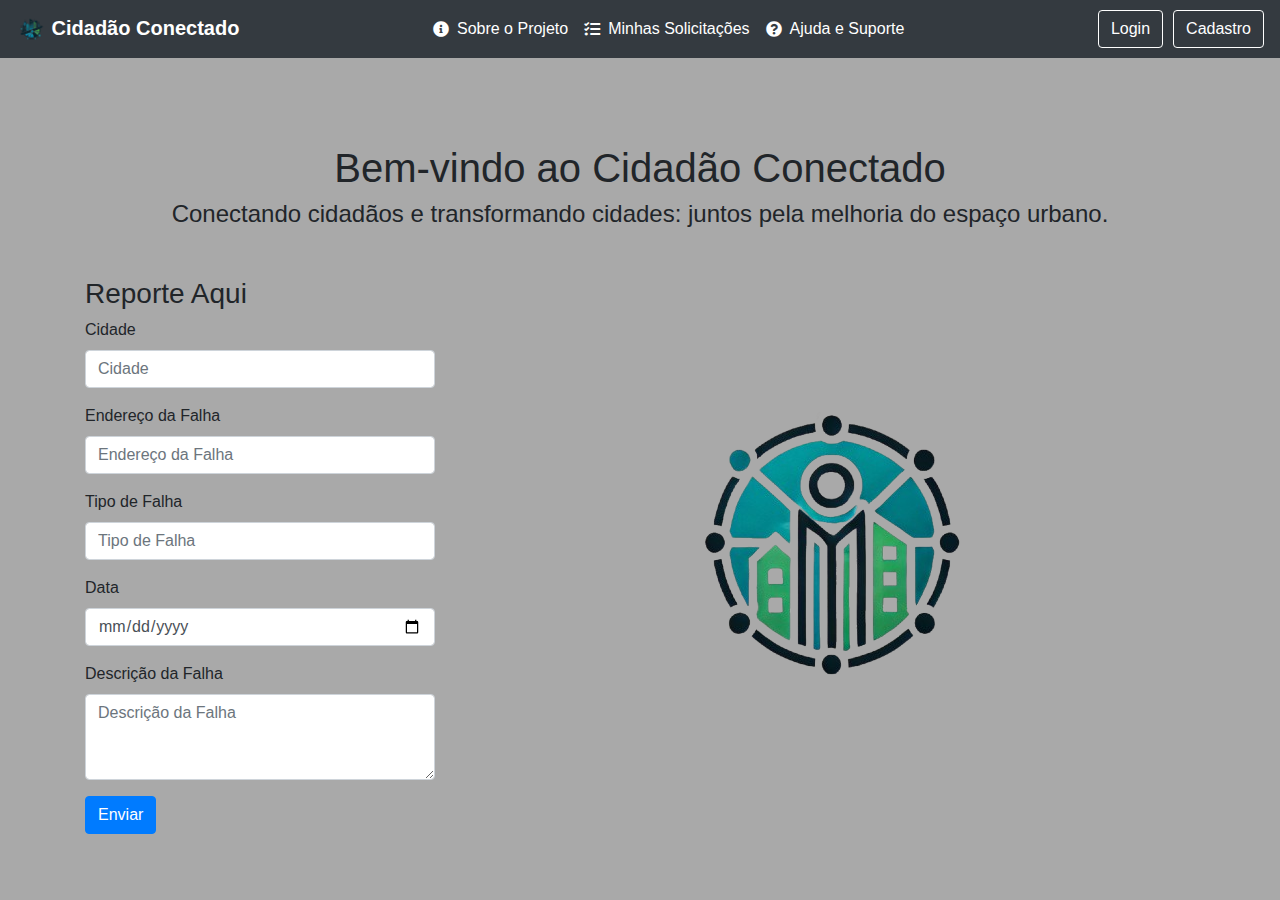
<file: index.html>
<!DOCTYPE html>
<html lang="pt-br">
<head>
    <meta charset="UTF-8">
    <meta name="viewport" content="width=device-width, initial-scale=1.0">
    <title>Página Inicial</title>
    <link rel="stylesheet" href="https://stackpath.bootstrapcdn.com/bootstrap/4.5.2/css/bootstrap.min.css">
    <link rel="stylesheet" href="https://cdnjs.cloudflare.com/ajax/libs/font-awesome/5.15.3/css/all.min.css">
    <link rel="icon" href="imgs/ImagemDois.png">
    <style>
        body {
            background-color: #A9A9A9;
        }
        h1, h4 {
            text-align: center;
        }
        /* Estilo personalizado para a navbar */
        .custom-navbar {
            background-color: #343a40;
            padding: 0.5rem 1rem;
        }

        .custom-navbar .navbar-brand {
            color: #ffffff;
            font-weight: bold;
        }

        .custom-navbar .navbar-nav .nav-link {
            color: #ffffff;
            transition: color 0.3s;
            display: flex;
            align-items: center;
        }

        .custom-navbar .navbar-nav .nav-link i {
            margin-right: 8px;
        }

        .custom-navbar .navbar-nav .nav-link:hover {
            color: #17a2b8;
        }

        .custom-navbar .navbar-toggler {
            color: #ffffff;
            border: none;
        }

        .search-bar {
            width: 300px;
        }

        .btn-custom-login, .btn-custom-signin {
            color: #ffffff;
            border: 1px solid #ffffff;
            margin-left: 10px;
        }

        .btn-custom-login:hover, .btn-custom-signin:hover {
            background-color: #17a2b8;
            border-color: #17a2b8;
        }

        
    </style>
</head>
<body>

    <!-- Navbar -->
    <nav class="navbar navbar-expand-lg custom-navbar fixed-top">
        <a class="navbar-brand" href="#">
            <img src="imgs/ImagemDois.png" width="30" height="30" alt="Logo"> Cidadão Conectado
        </a>
        <button class="navbar-toggler" type="button" data-toggle="collapse" data-target="#navbarNav" aria-controls="navbarNav" aria-expanded="false" aria-label="Toggle navigation">
            <span class="navbar-toggler-icon"><i class="fas fa-bars"></i></span>
        </button>
        <div class="collapse navbar-collapse" id="navbarNav">
            <ul class="navbar-nav mx-auto">
                <li class="nav-item">
                    <a class="nav-link" href="pagsobreoprojeto.html" target="_self"><i class="fas fa-info-circle"></i> Sobre o Projeto</a>
                </li>
                <li class="nav-item">
                    <a class="nav-link" href="pagminhassolicitacoes.html" target="_self"><i class="fas fa-tasks"></i> Minhas Solicitações</a>
                </li>
                <li class="nav-item">
                    <a class="nav-link" href="ajudaesuporte.html"><i class="fas fa-question-circle"></i> Ajuda e Suporte</a>
                </li>
            </ul>
            
            <a href="segundapagina.html" target="_self"><button class="btn btn-custom-login ml-3">Login</button></a>
            <a href="segundapagina.html" target="_self"><button class="btn btn-custom-signin">Cadastro</button></a>
        </div>
    </nav>

    <!-- Conteúdo Principal -->
    <div class="container mt-5 pt-5">
        <h1 class="mt-5">Bem-vindo ao Cidadão Conectado</h1>
        <h4>Conectando cidadãos e transformando cidades: juntos pela melhoria do espaço urbano.</h4>
    </div>
    <div class="container mt-5">
        <div class="row">
            <!-- Formulário de Reporte -->
            <div class="col-md-4">
                <h3>Reporte Aqui</h3>
                <form>
                    <div class="form-group">
                        <label for="cidade">Cidade</label>
                        <input type="text" class="form-control" id="cidade" placeholder="Cidade">
                    </div>
                    <div class="form-group">
                        <label for="endereco">Endereço da Falha</label>
                        <input type="text" class="form-control" id="endereco" placeholder="Endereço da Falha">
                    </div>
                    <div class="form-group">
                        <label for="tipoFalha">Tipo de Falha</label>
                        <input type="text" class="form-control" id="tipoFalha" placeholder="Tipo de Falha">
                    </div>
                    <div class="form-group">
                        <label for="data">Data</label>
                        <input type="date" class="form-control" id="data">
                    </div>
                    <div class="form-group">
                        <label for="descricao">Descrição da Falha</label>
                        <textarea class="form-control" id="descricao" rows="3" placeholder="Descrição da Falha"></textarea>
                    </div>
                    <button type="submit" class="btn btn-primary">Enviar</button>
                </form>
            </div>

            <!-- Imagem ou Conteúdo de Destaque -->
            <div class="col-md-8 d-flex justify-content-center align-items-center">
                <img src="imgs/paginadois.png" class="img-fluid" alt="Imagem de Destaque" style="max-height: 8000px; max-width: 8000px;">
            </div>
        </div>
    </div>

    <!-- Scripts -->
    <script src="https://code.jquery.com/jquery-3.5.1.slim.min.js"></script>
    <script src="https://cdn.jsdelivr.net/npm/@popperjs/core@2.5.2/dist/umd/popper.min.js"></script>
    <script src="https://stackpath.bootstrapcdn.com/bootstrap/4.5.2/js/bootstrap.min.js"></script>
</body>
</html>
</file>
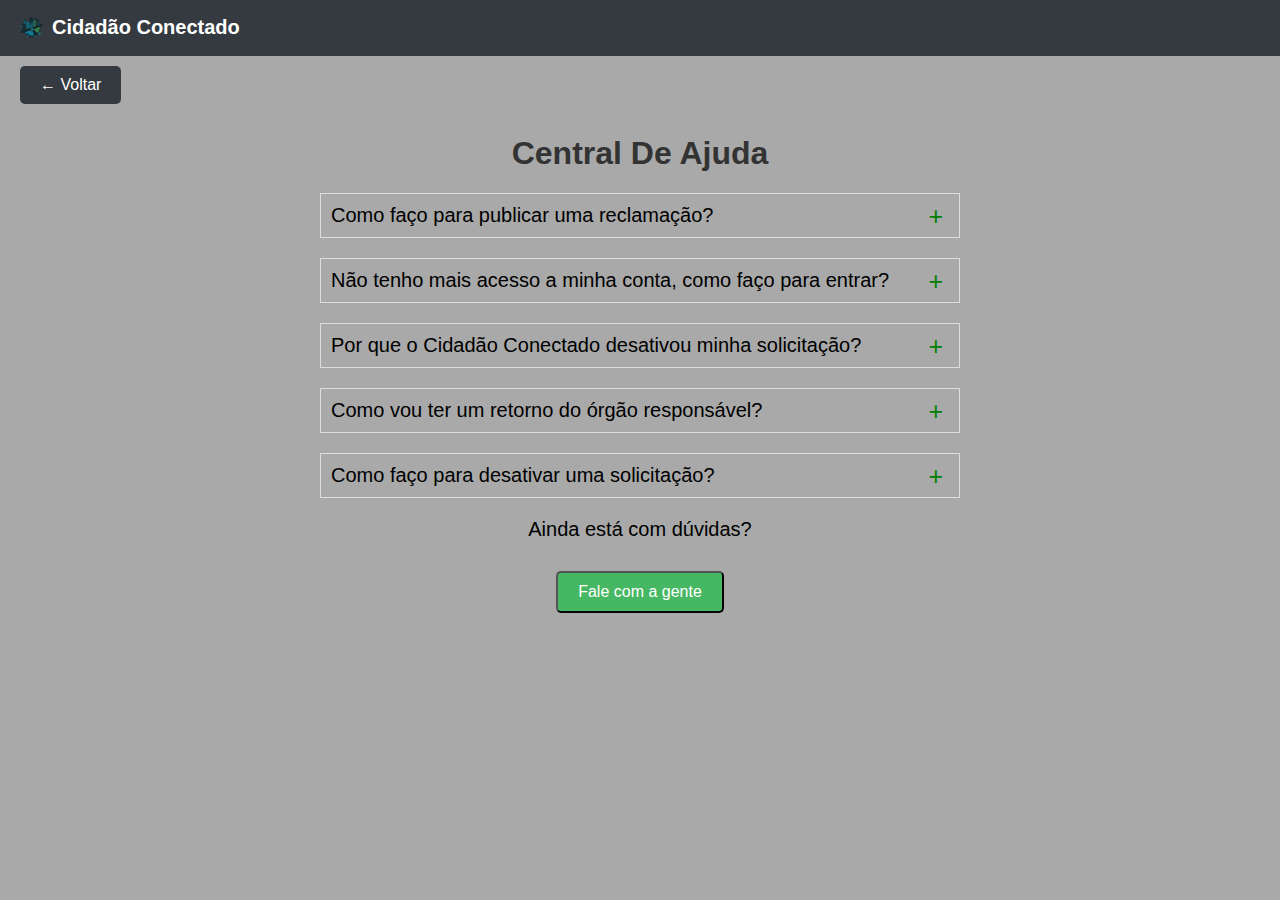
<file: ajudaesuporte.html>
<!DOCTYPE html>
<html lang="pt-br">
<head>
    <meta charset="UTF-8">
    <meta name="viewport" content="width=device-width, initial-scale=1.0">
    <title>Ajuda e Suporte</title>
    <link rel="icon" href="imgs/ImagemDois.png">
    <style>
        body {
            background-color: #A9A9A9;
            margin: 0;
            font-family: Arial, sans-serif;
            overflow-x: hidden;
        }

        /* Barra de navegação */
        .custom-navbar {
            background-color: #343a40;
            padding: 0.8rem 1rem;
            width: 100%;
            display: flex;
            align-items: center;
            box-sizing: border-box;
        }

        .custom-navbar .navbar-brand {
            color: #ffffff;
            font-weight: 780;
            font-size: 1.25rem;
            text-decoration: none;
            display: flex;
            align-items: center;
        }

        .custom-navbar .navbar-brand img {
            margin-right: 6px;
        }

        /* Botão de voltar */
        .back-button {
            color: #ffffff;
            background-color: #343a40;
            padding: 10px 20px;
            border: none;
            cursor: pointer;
            font-size: 16px;
            margin: 10px 20px;
            border-radius: 5px;
        }

        /* Estilo para tabelas */
        table {
            width: 50%;
            margin: 20px auto;
            border-collapse: collapse;
        }

        th, td {
            border: 1px solid #ddd;
            padding: 10px;
            text-align: left;
            position: relative;
            font-size: 17px;
        }

        h1 {
            color: #333;
            text-align: center;
        }

        /* Estilo para texto principal */
        .highlighted-text {
            font-size: 20px;
        }

        .expand-btn {
            cursor: pointer;
            font-size: 25px;
            color: green;
            border: none;
            background: none;
            position: absolute;
            right: 10px;
            top: 50%;
            transform: translateY(-50%);
        }

        .hidden-row {
            display: none;
        }

        .info-container {
            padding: 10px;
        }

        /* Estilo de passos */
        .step {
            display: flex;
            align-items: flex-start;
            margin-bottom: 10px;
        }

        .step-number {
            font-size: 20px;
            font-weight: bold;
            color: white;
            background-color: #134161;
            border-radius: 50%;
            width: 30px;
            height: 30px;
            display: flex;
            justify-content: center;
            align-items: center;
            margin-right: 15px;
            flex-shrink: 0;
            box-sizing: border-box;
        }

        .step-content {
            margin-left: 10px;
        }

        .step-content img {
            max-width: 100%;
            height: auto;
            border: 1px solid #ddd;
            border-radius: 5px;
            margin-top: 10px;
        }

        .highlight {
            color: #841a22;
            font-weight: bold;
        }

        /* Estilo de botões */
        .button {
            display: inline-block;
            background-color: #46b863;
            color: white;
            padding: 10px 20px;
            text-decoration: none;
            border-radius: 5px;
            margin-top: 10px;
            font-size: 16px;
        }

        .button:hover {
            background-color: #45a049;
        }

        /* Estilo do chat */
        .chat-box {
            position: fixed;
            bottom: 20px;
            right: 20px;
            width: 300px;
            height: 400px;
            background-color: #fff;
            border: 2px solid #134161;
            border-radius: 5px;
            box-shadow: 0 2px 10px rgba(0, 0, 0, 0.2);
            padding: 15px;
            display: none;
            flex-direction: column;
            overflow: hidden; /* Evita elementos saindo */
            box-sizing: border-box; /* Inclui padding e borda no tamanho total */
            transition: all 0.3s ease; 
        }

        .chat-box.minimized {
            width: 150px;
            height: 50px;
            padding: 10px;
        }   

        .chat-box.minimized .chat-body {
            display: none;
        }

        .chat-header {
            display: flex;
            justify-content: space-between;
            align-items: center;
            font-weight: bold;
        }   

        .chat-header button {
            background: none;
            border: none;
            font-size: 20px;
            color: #134161;
            cursor: pointer;
        }

        .chat-body {
            flex-grow: 1;
            margin-top: 10px;
            overflow-y: auto; 
        }

        .chat-form input, 
        .chat-form textarea, 
        .chat-form button {
            width: 100%; 
            box-sizing: border-box; 
            padding: 8px;
            margin: 5px 0;
            border: 1px solid #ddd;
            border-radius: 5px;
            font-size: 14px;
        }

        .chat-form textarea {
            height: 100px;
            resize: none; 
        }

        .chat-form button {
            background-color: #46b863;
            color: white;
            padding: 10px;
            border: none;
            border-radius: 5px;
            cursor: pointer;
            font-size: 14px;
            margin-top: 5px;
            text-align: center;
        }

        .chat-form button:hover {
            background-color: #45a049;
        }    
    </style>
</head>
<body>
    <nav class="custom-navbar">
        <a class="navbar-brand" href="#">
            <img src="imgs/ImagemDois.png" width="30" height="30" alt="Logo"> Cidadão Conectado
        </a>
    </nav>

    <!-- Botão de voltar -->
    <button class="back-button" onclick="window.location.replace('index.html');">← Voltar</button>

    <h1>Central De Ajuda</h1>
    <table>
        <tbody>
            <tr>
                <td>
                    <!-- Texto destacado com tamanho aumentado -->
                    <span class="highlighted-text">Como faço para publicar uma reclamação?</span>
                    <button class="expand-btn" onclick="toggleRow(this)">+</button>
                </td>
            </tr>
            <tr class="hidden-row">
                <td>
                    <div class="info-container">
                        <div class="step">
                            <div class="step-number">1</div>
                            <div class="step-content">
                                <p>Faça login ou crie sua conta no <span class="highlight">Cidadão Conectado</span>.</p>
                                <a href="#" class="button">Faça login ou cadastre-se</a>
                            </div>
                        </div>

                        <div class="step">
                            <div class="step-number">2</div>
                            <div class="step-content">
                                <p>Preencha todos os campos da solicitação. Seja claro(a) e objetivo(a) ao detalhar o ocorrido; isso ajudará a resolver o problema de forma mais rápida.</p>
                                <img src="imgs/reporte aqui1.PNG" alt="Foto Reporte">
                            </div>
                        </div>

                        <div class="step">
                            <div class="step-number">3</div>
                            <div class="step-content">
                                <p>Logo após clique no botão.</p>
                                <img src="imgs/enviar.PNG" alt="Botão Enviar">
                            </div>
                        </div>

                        <div class="step">
                            <div class="step-number">4</div>
                            <div class="step-content">
                                <p>Sucesso! Sua solicitação foi enviada ao órgão responsável. Agora é só aguardar a resolução do problema!</p>
                            </div>
                        </div>
                    </div>
                </td>
            </tr>
        </tbody>
    </table>


    <table>
        <tbody>
            <tr>
                <td>
                    <!-- Texto destacado com tamanho aumentado -->
                    <span class="highlighted-text">Não tenho mais acesso a minha conta, como faço para entrar?</span>
                    <button class="expand-btn" onclick="toggleRow(this)">+</button>
                </td>
            </tr>
            <tr class="hidden-row">
                <td>
                    <div class="info-container">
                        <div class="step">
                            <div class="step-number">1</div>
                            <div class="step-content">
                                <p>Acesse o botão "Entrar", localizado no canto superior direito do site. Em seguida, clique na opção "Esqueci minha senha".</p>
                                <img src="imgs/esqueci senha.PNG" alt="Esqueci senha">
                            </div>
                        </div>

                        <div class="step">
                            <div class="step-number">2</div>
                            <div class="step-content">
                                <p>Insira o número do seu CPF, marque a opção "Não sou um robô" e clique no botão "Continuar".</p>
                                <img src="imgs/imagem esqueci a senha1.PNG" alt="Foto esqueci senha">
                            </div>
                        </div>

                        <div class="step">
                            <div class="step-number">3</div>
                            <div class="step-content">
                                <p><strong>Escolha se quer receber um e-mail ou um código via SMS, para fazer a redefinição de sua senha</strong></p>
                                <p><strong>Se você optar pelo e-mail:</strong></p>
                                <ul>
                                    <li>Clique no botão “Redefinir Senha”, ele direciona você ao site para que a mudança seja concluída. Caso o e-mail seja recebido na caixa de Spam ou lixeira, mova para a caixa de entrada e o botão aparecerá.</li>
                                    <br>
                                    <li>Depois da redefinição, volte para a tela de login e informe o e-mail cadastrado ou seu CPF e a nova senha.</li>
                                </ul>
                                <p><strong>Se você optar pelo SMS no seu celular:</strong></p>
                                <p>Digite o código recebido via SMS, valide a caixa “Não sou um robô” e clique em “Verificar”. Depois é só criar uma senha e fazer login</p>
                            </div>
                        </div>
                    </div>
                </td>
            </tr>
        </tbody>
    </table>


    <table>
        <tbody>
            <tr>
                <td>
                    <!-- Texto destacado com tamanho aumentado -->
                    <span class="highlighted-text">Por que o Cidadão Conectado desativou minha solicitação?</span>
                    <button class="expand-btn" onclick="toggleRow(this)">+</button>
                </td>
            </tr>
            <tr class="hidden-row">
                <td>
                    <div class="info-container">
                        <div class="step">
                            <div class="step-content">
                                <p>Removemos uma reclamação quando identificamos que ela não está em conformidade com nossos termos de uso. Isso pode ocorrer em dois casos principais:</p>
                                <ol>
                                    <div class="step">
                                        <div class="step-number">1</div>
                                        <div class="step-content">
                                            <p><strong>Solicitação não consumerista</strong></p>
                                            <p>O Cidadão Conectado é uma plataforma de conteúdo voltada para a resolução de problemas urbanos. Se sua solicitação não se enquadrar nesses critérios, não poderá ficar ativa.</p>
                                        </div>
                                    </div>
                                    
                                    <div class="step">
                                        <div class="step-number">2</div>
                                        <div class="step-content">
                                            <p><strong>Duplicidade</strong></p>
                                            <p>No Cidadão Conectado, cada solicitação deve equivaler a um problema, por isso não é permitido reclamar mais de uma vez sobre a mesma situação. Sempre que o órgão responsável identifica uma duplicidade, nós desativamos uma das solicitações e mantemos ativa a mais adequada para a continuidade do atendimento.</p>
                                        </div>
                                    </div>                                    
                                </ol>
                            </div>
                        </div>
                    </div>
                </td>
            </tr>
        </tbody>
    </table>


    <table>
        <tbody>
            <tr>
                <td>
                    <!-- Texto destacado com tamanho aumentado -->
                    <span class="highlighted-text">Como vou ter um retorno do órgão responsável?</span>
                    <button class="expand-btn" onclick="toggleRow(this)">+</button>
                </td>
            </tr>
            <tr class="hidden-row">
                <td>
                    <div class="info-container">
                        <div class="step">
                            <div class="step-content">
                                <p>Eles podem entrar em contato com você de duas formas:</p>
                                <ol>
                                    <div class="step">
                                        <div class="step-number">1</div>
                                        <div class="step-content">
                                            <p><strong>Mensagem via Whatsapp</strong></p>
                                        </div>
                                    </div>
                                    
                                    <div class="step">
                                        <div class="step-number">2</div>
                                        <div class="step-content">
                                            <p><strong>E-mail</strong></p>
                                        </div>
                                    </div>                                    
                                </ol>
                                <p>Por isso, é importante ficar atento a estes canais.</p>
                                <p><strong>Prazo de resposta</strong></p>
                                <p>Varia de um órgão para outro. Se depois de no máximo 30 dias você não receber nenhum retorno, poderá avaliar a reclamação com esta informação.</p>
                            </div>
                        </div>
                    </div>
                </td>
            </tr>
        </tbody>
    </table>

    
    <table>
        <tbody>
            <tr>
                <td>
                    <!-- Texto destacado com tamanho aumentado -->
                    <span class="highlighted-text">Como faço para desativar uma solicitação?</span>
                    <button class="expand-btn" onclick="toggleRow(this)">+</button>
                </td>
            </tr>
            <tr class="hidden-row">
                <td>
                    <div class="info-container">
                        <div class="step">
                            <div class="step-content">
                                <p>Você tem todo o direito de retirar a sua solicitação do ar! Para isso, siga o passo a passo abaixo:</p>
                                <ol>
                                    <div class="step">
                                        <div class="step-number">1</div>
                                        <div class="step-content">
                                            <p>Acesse a página “Minhas reclamações” na parte superior da página.</p>
                                        </div>
                                    </div>
                                    
                                    <div class="step">
                                        <div class="step-number">2</div>
                                        <div class="step-content">
                                            <p><strong>Encontre a solicitação que deseja desativar e clique em “cancelar solicitação”.</strong></p>
                                            <img src="imgs/cancelar solicitação1.PNG" alt="Cancelar solicitação">
                                        </div>
                                    </div>                                    
                                </ol>
                                <p>Pronto! Sua solicitação será recebida pelo nosso sistema e processada automaticamente.</p>
                            </div>
                        </div>
                    </div>
                </td>
            </tr>
        </tbody>
    </table>

     <!-- Pergunta de dúvidas e botão "Fale com a gente" -->
     <p style="text-align: center; font-size: 20px;">Ainda está com dúvidas?</p>
     <div style="text-align: center;">
         <button class="button" onclick="openChat()">Fale com a gente</button>
     </div>
 
     <!-- Caixinha de chat -->
     <div class="chat-box" id="chatBox">
         <div class="chat-header">
             <span>Chat</span>
             <div>
                 <button onclick="minimizeChat()">-</button>
                 <button onclick="closeChat()">X</button>
             </div>
         </div>
         <div class="chat-body">
             <form class="chat-form">
                 <input type="text" placeholder="Nome" required>
                 <input type="email" placeholder="E-mail" required>
                 <input type="tel" placeholder="Telefone" required>
                 <textarea placeholder="Escreva sua dúvida" required></textarea>
                 <button type="submit">Enviar</button>
             </form>
         </div>
     </div>

    <script>
        function toggleRow(button) {
            const hiddenRow = button.closest('tr').nextElementSibling;
            if (hiddenRow.style.display === "table-row") {
                hiddenRow.style.display = "none";
                button.textContent = "+";
            } else {
                hiddenRow.style.display = "table-row";
                button.textContent = "-";
            }
        }

         // Função para abrir e fechar a caixa de contato
         function toggleContactBox() {
            const contactBox = document.getElementById('contactBox');
            if (contactBox.style.display === "none" || contactBox.style.display === "") {
                contactBox.style.display = "block";
            } else {
                contactBox.style.display = "none";
            }
        }

        // Adiciona um evento de envio para o formulário 
        document.getElementById('contactForm').addEventListener('submit', function(event) {
            event.preventDefault();
            alert("Sua dúvida foi enviada!"); // Apenas uma mensagem de confirmação  
            toggleContactBox(); // Fecha a caixa após enviar
        });

        function openChat() {
            document.getElementById('chatBox').style.display = 'flex'; // Exibe o chat
        }

        function closeChat() {
            document.getElementById('chatBox').style.display = 'none'; // Esconde o chat
        }

        function minimizeChat() {
            const chatBox = document.getElementById('chatBox');
            const chatBody = chatBox.querySelector('.chat-body');
            if (chatBody.style.display === 'none') {
                chatBody.style.display = 'flex'; // Exibe a parte de mensagens
            } else {
                chatBody.style.display = 'none'; // Esconde a parte de mensagens
            }
        }


        function openChat() {
            document.getElementById('chatBox').style.display = 'flex'; // Exibe o chat
        }

        function closeChat() {
            document.getElementById('chatBox').style.display = 'none'; // Esconde o chat
        }

        function minimizeChat() {
            const chatBox = document.getElementById('chatBox');
            chatBox.classList.toggle('minimized'); // Alterna entre minimizar e restaurar
        }
    </script>
</body>
</html>
</file>
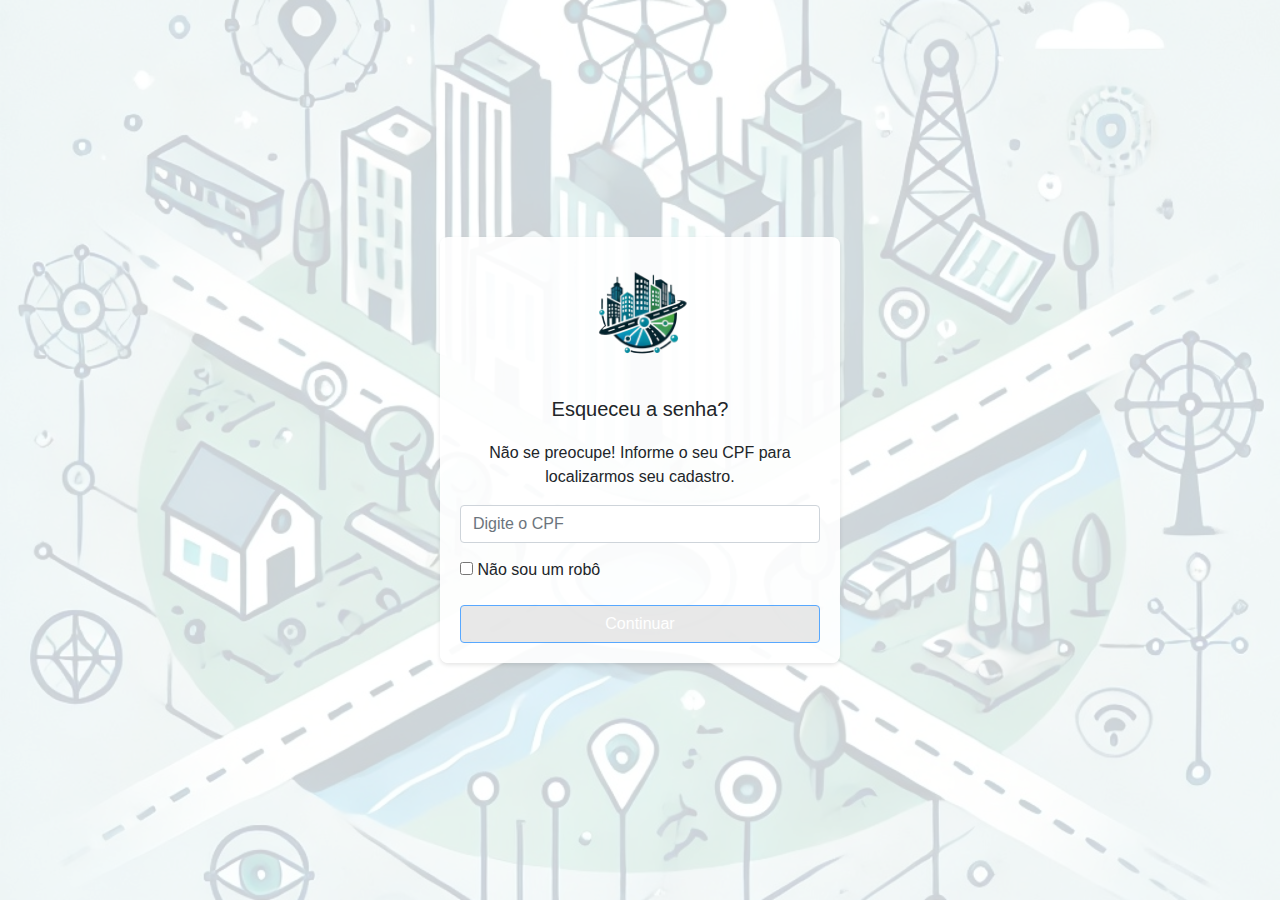
<file: esqueciminhasenha.html>
<!DOCTYPE html>
<html lang="pt-br">
<head>
    <meta charset="UTF-8">
    <meta name="viewport" content="width=device-width, initial-scale=1.0">
    <title>Esqueci Minha Senha</title>
    <link rel="stylesheet" href="https://stackpath.bootstrapcdn.com/bootstrap/4.5.2/css/bootstrap.min.css">
    <link rel="icon" href="imgs/ImagemDois.png">
    <style>
        body {
            position: relative;
            height: 100vh;
            margin: 0;
            font-family: Arial, sans-serif;
            background: url('imgs/ImagemDois.jpeg') no-repeat center center fixed;
            background-size: cover;
        }
        .overlay {
            position: absolute;
            top: 0;
            left: 0;
            width: 100%;
            height: 100%;
            background: rgba(255, 255, 255, 0.8); /* Branco translúcido */
            z-index: 1;
        }
        .container {
            position: relative;
            z-index: 2; /* Colocado acima do overlay */
            background: rgba(255, 255, 255, 0.9); /* Fundo branco com opacidade */
            padding: 20px;
            border-radius: 8px;
            box-shadow: 0 2px 4px rgba(0, 0, 0, 0.1);
            max-width: 400px;
            text-align: center;
            margin: auto;
            position: relative;
            top: 50%;
            transform: translateY(-50%);
        }
        .logo {
            width: 120px;
            margin-bottom: 20px;
        }
        .title {
            font-size: 20px;
            margin-bottom: 20px;
        }
        .form-group {
            margin-bottom: 15px;
        }
        .btn {
            width: 100%;
        }
        .btn:disabled {
            background-color: #ddd;
            cursor: not-allowed;
        }
    </style>
</head>
<body>
    <div class="overlay"></div>
    <div class="container">
        <img src="imgs/ImagemDois.png" alt="Logo Cidadão Conectado" class="logo">
        <h1 class="title">Esqueceu a senha?</h1>
        <p>Não se preocupe! Informe o seu CPF para localizarmos seu cadastro.</p>
        <form id="passwordRecoveryForm">
            <div class="form-group">
                <input type="text" id="cpf" class="form-control" placeholder="Digite o CPF" maxlength="14" required>
            </div>
            <div class="form-group text-left">
                <input type="checkbox" id="recaptcha">
                <label for="recaptcha">Não sou um robô</label>
            </div>
            <button type="button" class="btn btn-primary" id="continueBtn" onclick="proceed()" disabled>Continuar</button>
        </form>
    </div>

    <script>
        // Formatar CPF
        document.getElementById('cpf').addEventListener('input', function (e) {
            let value = e.target.value.replace(/\D/g, ''); 
            value = value.replace(/(\d{3})(\d)/, '$1.$2'); 
            value = value.replace(/(\d{3})(\d)/, '$1.$2'); 
            value = value.replace(/(\d{3})(\d{1,2})$/, '$1-$2');
            e.target.value = value;
            validateForm();
        });

        // Verificar se o CPF foi preenchido e a caixinha marcada
        function validateForm() {
            const cpf = document.getElementById('cpf').value;
            const recaptcha = document.getElementById('recaptcha').checked;
            const continueBtn = document.getElementById('continueBtn');
            if (cpf.length === 14 && recaptcha) {
                continueBtn.disabled = false;
            } else {
                continueBtn.disabled = true;
            }
        }

         // Função para continuar para a próxima página
         function proceed() {
            location.href = 'esqueciminhasenha2.html';
        }

        // Adicionar listener no checkbox
        document.getElementById('recaptcha').addEventListener('change', function() {
            validateForm();
        });
    </script>
</body>
</html>
</file>
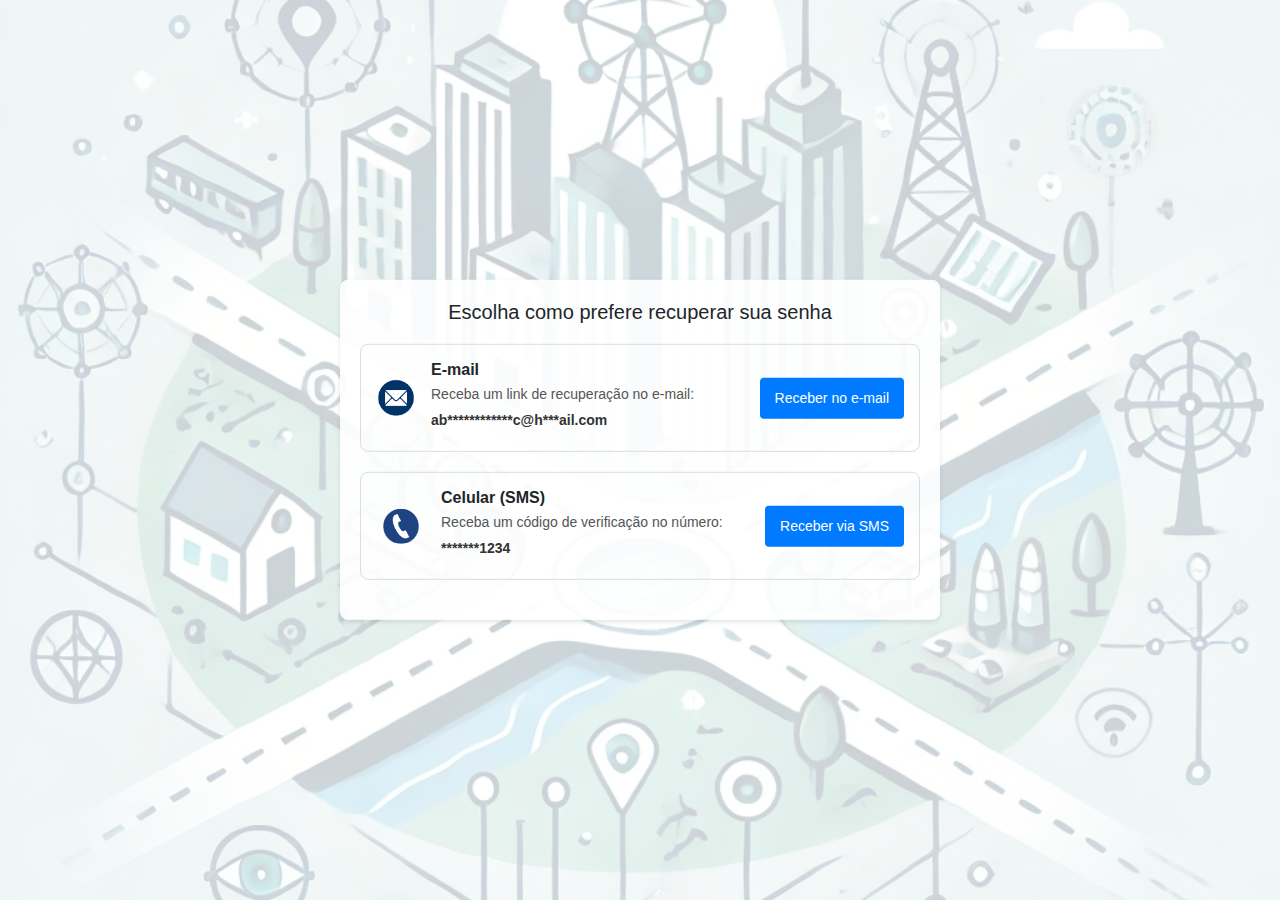
<file: esqueciminhasenha2.html>
<!DOCTYPE html>
<html lang="pt-br">
<head>
    <meta charset="UTF-8">
    <meta name="viewport" content="width=device-width, initial-scale=1.0">
    <title>Esqueci Minha Senha</title>
    <link rel="stylesheet" href="https://stackpath.bootstrapcdn.com/bootstrap/4.5.2/css/bootstrap.min.css">
    <link rel="icon" href="imgs/ImagemDois.png">
    <style>
        body {
            position: relative;
            height: 100vh;
            margin: 0;
            font-family: Arial, sans-serif;
            background: url('imgs/ImagemDois.jpeg') no-repeat center center fixed;
            background-size: cover;
        }

        .overlay {
            position: absolute;
            top: 0;
            left: 0;
            width: 100%;
            height: 100%;
            background: rgba(255, 255, 255, 0.8);
            z-index: 1;
        }

        .container {
            position: relative;
            z-index: 2;
            background: rgba(255, 255, 255, 0.9);
            padding: 20px;
            border-radius: 8px;
            box-shadow: 0 2px 4px rgba(0, 0, 0, 0.1);
            max-width: 600px;
            text-align: center;
            margin: auto;
            position: relative;
            top: 50%;
            transform: translateY(-50%);
        }

        .title {
            font-size: 20px;
            margin-bottom: 20px;
        }

        .option {
            border: 1px solid #ddd;
            border-radius: 8px;
            padding: 15px;
            margin-bottom: 20px;
            display: flex;
            align-items: center;
        }

        .option .details {
            flex-grow: 1;
            text-align: left;
        }

        .option .details h2 {
            margin: 0;
            font-size: 16px;
        }

        .option .details p {
            margin: 5px 0;
            font-size: 14px;
            color: #555;
        }

        .option .details .info {
            font-weight: bold;
            color: #333;
        }

        .btn-option {
            background-color: #007bff;
            color: white;
            border: none;
            padding: 10px 15px;
            border-radius: 4px;
            font-size: 14px;
            cursor: pointer;
        }

        .btn-option:hover {
            background-color: #0056b3;
        }

        /* Classes específicas para imagens */
        .email-icon {
            width: 40px;
            height: 40px;
            margin-right: 15px;
        }

        .sms-icon {
            width: 50px;
            height: 35px;
            margin-right: 15px;
            border-radius: 50%;
        }
    </style>
</head>
<body>
    <div class="overlay"></div>
    <div class="container">
        <h1 class="title">Escolha como prefere recuperar sua senha</h1>
        <div class="option">
            <img class="email-icon" src="imgs/icon email.png" alt="Ícone de E-mail">
            <div class="details">
                <h2><strong>E-mail</strong></h2>
                <p>Receba um link de recuperação no e-mail:</p>
                <p class="info">ab************c@h***ail.com</p>
            </div>
            <button class="btn-option" onclick="selectOption('email')">Receber no e-mail</button>
        </div>
        <div class="option">
            <img class="sms-icon" src="imgs/icon celular.png" alt="Ícone de SMS">
            <div class="details">
                <h2><strong>Celular (SMS)</strong></h2>
                <p>Receba um código de verificação no número:</p>
                <p class="info">*******1234</p>
            </div>
            <button class="btn-option" onclick="selectOption('sms')">Receber via SMS</button>
        </div>
    </div>
    <script>
        function selectOption(option) {
            if (option === 'email') {
                alert('Você escolheu receber no e-mail.');
            } else if (option === 'sms') {
                alert('Você escolheu receber via SMS.');
            }
        }

        function tryAnotherWay() {
            alert('Opção de recuperação alternativa selecionada.');
        }
    </script>
</body>
</html>
</file>
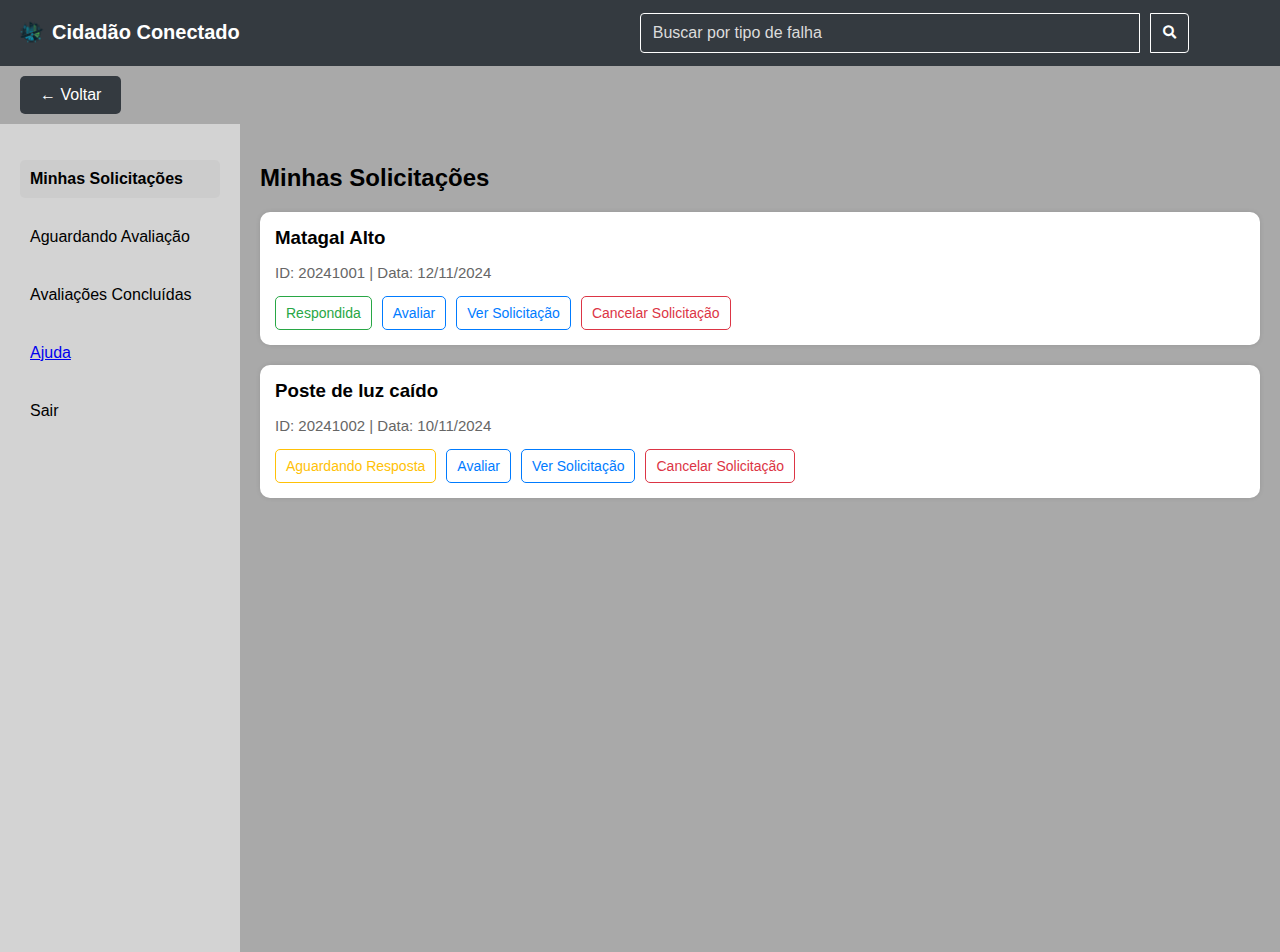
<file: pagminhassolicitacoes.html>
<!DOCTYPE html>
<html lang="pt-br">
<head>
    <meta charset="UTF-8">
    <meta name="viewport" content="width=device-width, initial-scale=1.0">
    <title>Solicitações</title>
    <link rel="icon" href="imgs/ImagemDois.png">
    <link rel="stylesheet" href="https://cdnjs.cloudflare.com/ajax/libs/font-awesome/5.15.3/css/all.min.css">
    <style>
        body {
            background-color: #A9A9A9;
            margin: 0;
            font-family: Arial, sans-serif;
            overflow-x: hidden;
        }

        /* Barra de navegação */
        .custom-navbar {
            background-color: #343a40;
            padding: 0.8rem 1rem;
            width: 100%;
            display: flex;
            align-items: center;
            box-sizing: border-box;
            justify-content: space-between;
        }

        .navbar-brand {
            color: #ffffff;
            font-weight: 780;
            font-size: 1.25rem;
            text-decoration: none;
            display: flex;
            align-items: center;
        }

        .navbar-brand img {
            margin-right: 6px;
        }

        /* Estilo da barra de busca */
        .search-bar {
            width: 500px;
            height: 40px;
            border: 1px solid #ffffff;
            border-radius: 4px 0 0 4px;
            background-color: transparent;
            color: #ffffff;
            padding: 0.375rem 0.75rem;
            font-size: 16px;
        }

        .search-bar::placeholder {
            color: #dcdcdc;
        }

        /* Estilo do botão da lupa */
        .btn-search-icon {
            background-color: transparent;
            color: #ffffff;
            border: 1px solid #ffffff;
            border-radius: 0 4px 4px 0;
            padding: 0.375rem 0.75rem;
            display: flex;
            align-items: center;
            justify-content: center;
            cursor: pointer;
            transition: background-color 0.3s, color 0.3s, border-color 0.3s;
            margin-left: 10px;
            height: 40px;
        }

        .btn-search-icon:hover {
            background-color: #17a2b8;
            border-color: #17a2b8;
            color: #ffffff;
        }

        .form-inline {
            display: flex;
            align-items: center;
            margin: 0 auto; 
            margin-left: 400px; 
        }

        /* Botão de voltar */
        .back-button {
            color: #ffffff;
            background-color: #343a40;
            padding: 10px 20px;
            border: none;
            cursor: pointer;
            font-size: 16px;
            margin: 10px 20px;
            border-radius: 5px;
            transition: background-color 0.3s;
        }

        .back-button:hover {
            background-color: #495057;
        }

        .content {
            display: flex;
            flex: 90;
        }

        aside {
            width: 200px;
            background-color: #e9e9e9a9;
            padding: 20px;
            height: 788px;
            overflow-y: auto;
        }

        aside ul {
            list-style: none;
            padding: 0;
        }

        aside ul li {
            margin-bottom: 20px;
            padding: 10px;
            cursor: pointer;
        }

        aside ul li:hover, aside ul li.selected {
            background-color: #ccc;
            border-radius: 5px;
            font-weight: bold;
        }

        main {
            flex: 1;
            padding: 20px;
            overflow-y: auto;
        }   

        main h2 {
            margin-bottom: 20px;
        }

        .solicitacao {
            background-color: white;
            padding: 15px;
            margin-bottom: 20px;
            border-radius: 10px;
            box-shadow: 0 0 5px rgba(0, 0, 0, 0.1);
        }

        .solicitacao h3 {
            margin: 0 0 5px;
        }

        .solicitacao p {
            font-size: 15px;
            color: #666;
        }

        .buttons {
            margin-top: 10px;
            display: flex;
            align-items: center;
            gap: 10px;
        }

        .status {
            padding: 8px 10px;
            border-radius: 5px;
            font-size: 14px;
            color: white;
        }

        .respondida {
            background-color: transparent;
            color: #28a745;
            border: 1px solid #28a745;
            padding: 8px 10px;
            border-radius: 5px;
            cursor: pointer;
            font-size: 14px;
        }

        .respondida:hover {
            background-color: #28a745;
            color: white;
        }

        .aguardando {
            background-color: transparent;
            color: #ffc107;
            border: 1px solid #ffc107;
            padding: 8px 10px;
            border-radius: 5px;
            cursor: pointer;
            font-size: 14px;
        }

        .aguardando:hover {
            background-color: #ffc107;
            color: white;
        }

        button.avaliar {
            background-color: transparent;
            color: #007bff;
            border: 1px solid #007bff;
            padding: 8px 10px;
            border-radius: 5px;
            cursor: pointer;
            font-size: 14px;
        }

        button.avaliar:hover {
            background-color: #007bff;
            color: white;
        }

        button.ver-solicitacao {
            background-color: transparent;
            color: #007bff;
            border: 1px solid #007bff;
            padding: 8px 10px;
            border-radius: 5px;
            cursor: pointer;
            font-size: 14px;  
        }

        button.ver-solicitacao:hover {
            background-color: #007bff;
            color: white;
        }

        button.cancelar-solicitacao {
            background-color: transparent;
            color: #dc3545;
            border: 1px solid #dc3545;
            padding: 8px 10px;
            border-radius: 5px;
            cursor: pointer;
            font-size: 14px;
        }

        button.cancelar-solicitacao:hover {
            background-color: #dc3545;
            color: white;
        }
    </style>
</head>
<body>
    <nav class="navbar custom-navbar">
        <a class="navbar-brand" href="#">
            <img src="imgs/ImagemDois.png" width="30" height="30" alt="Logo"> Cidadão Conectado
        </a>
        <form class="form-inline">
            <input class="form-control search-bar mr-sm-2" type="search" placeholder="Buscar por tipo de falha" aria-label="Search">
            <button class="btn btn-search-icon" type="submit"><i class="fas fa-search"></i></button>
        </form>
    </nav>

    <!-- Botão de voltar -->
    <button class="back-button" onclick="window.location.replace('index.html');">← Voltar</button>

    <div class="content">
        <aside>
            <ul>
                <li class="selected">Minhas Solicitações</li>
                <li>Aguardando Avaliação</li>
                <li>Avaliações Concluídas</li>
                <li><a href="ajudaesuporte.html">Ajuda</a></li>
                <li>Sair</li>
            </ul>
        </aside>
        <main>
            <h2>Minhas Solicitações</h2>
            <div class="solicitacao">
                <h3>Matagal Alto</h3>
                <p>ID: 20241001 | Data: 12/11/2024</p>
                <div class="buttons">
                    <span class="status respondida">Respondida</span>
                    <button class="avaliar">Avaliar</button>
                    <button class="ver-solicitacao">Ver Solicitação</button>
                    <button class="cancelar-solicitacao">Cancelar Solicitação</button>
                </div>
            </div>
            <div class="solicitacao">
                <h3>Poste de luz caído</h3>
                <p>ID: 20241002 | Data: 10/11/2024</p>
                <div class="buttons">
                    <span class="status aguardando">Aguardando Resposta</span>
                    <button class="avaliar">Avaliar</button>
                    <button class="ver-solicitacao">Ver Solicitação</button>
                    <button class="cancelar-solicitacao">Cancelar Solicitação</button>
                </div>
            </div>
        </main>
    </div>
</body>
</html>
</file>
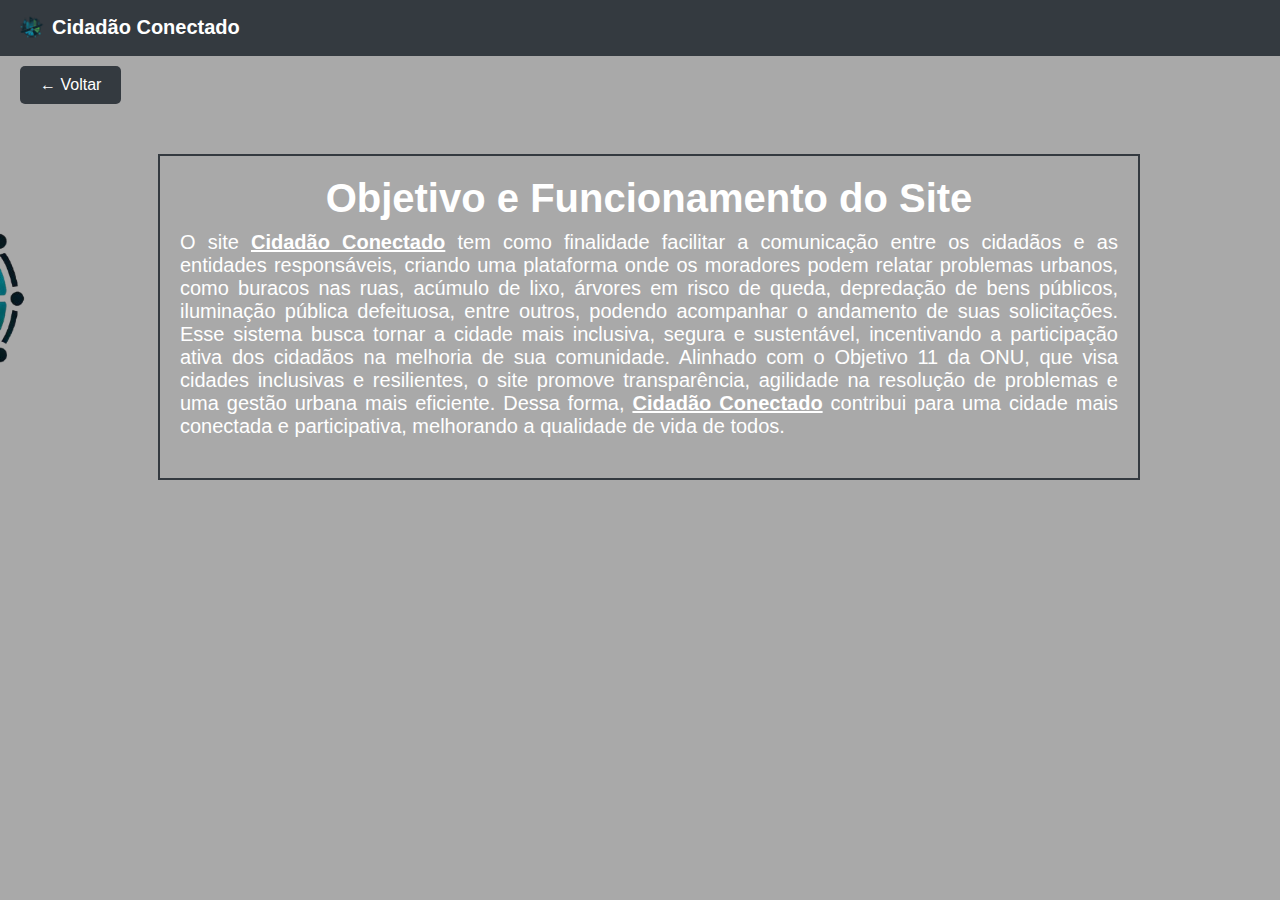
<file: pagsobreoprojeto.html>
<!DOCTYPE html>
<html lang="pt-br">
<head>
    <meta charset="UTF-8">
    <meta name="viewport" content="width=device-width, initial-scale=1.0">
    <title>Sobre o Projeto</title>
    <link rel="icon" href="imgs/ImagemDois.png">
    <style>
        body {
            background-color: #A9A9A9;
            margin: 0;
            font-family: Arial, sans-serif;
            overflow-x: hidden;
        }

        /* Barra de navegação */
        .custom-navbar {
            background-color: #343a40;
            padding: 0.8rem 1rem;
            width: 100%;
            display: flex;
            align-items: center;
            box-sizing: border-box;
        }

        .custom-navbar .navbar-brand {
            color: #ffffff;
            font-weight: 780;
            font-size: 1.25rem;
            text-decoration: none;
            display: flex;
            align-items: center;
        }

        .custom-navbar .navbar-brand img {
            margin-right: 6px;
        }

        /* Botão de voltar */
        .back-button {
            color: #ffffff;
            background-color: #343a40;
            padding: 10px 20px;
            border: none;
            cursor: pointer;
            font-size: 16px;
            margin: 10px 20px;
            border-radius: 5px;
        }

        /* Container principal */
        .content-container {
            display: flex;
            align-items: flex-start;
            width: 100%;
            max-width: 1200px;
            margin: 20px auto;
            padding: 0 20px;
            box-sizing: border-box;
        }

        /* Estilo para a logo */
        .logo-container {
            max-width: 30%;
            margin-right: 100px;
            margin-left: -300px;
        }

        /* Container específico para a tabela */
        .table-container {
            flex: 1;
            margin-top: 20px;
            margin-right: 80px;
            margin-left: -50px;
        }

        .custom-table {
            background-color: transparent;
            border-collapse: collapse;
            color: #343a40;
            margin: 0;
            width: 100%;
            max-width: 1000px;
            margin: 0 auto;
        }

        .custom-table td {
            padding: 20px;
            text-align: justify;
            border: 2px solid #343a40;
        }

        h1 {
            margin: 0;
            color: #ffffff;
            font-size: 40px;
            text-align: center;
        }

        p {
            margin-top: 10px;
            color: #ffffff;
            font-size: 20px;
        }
    </style>
</head>
<body>
    <nav class="custom-navbar">
        <a class="navbar-brand" href="#">
            <img src="imgs/ImagemDois.png" width="30" height="30" alt="Logo"> Cidadão Conectado
        </a>
    </nav>

    <!-- Botão de voltar -->
    <button class="back-button" onclick="window.location.replace('index.html');">← Voltar</button>

    <div class="content-container">
        <!-- Logo à esquerda -->
        <div class="logo-container">
            <img src="imgs/paginadois.png" alt="Logo" style="width: 100%;">
        </div>

        <!-- Tabela à direita -->
        <div class="table-container">
            <table class="custom-table">
                <tr>
                    <td>
                        <h1>Objetivo e Funcionamento do Site</h1>
                        <p>O site <strong><u>Cidadão Conectado</u></strong> tem como finalidade facilitar a comunicação entre os cidadãos e as entidades responsáveis, criando uma plataforma onde os moradores podem relatar problemas urbanos, como buracos nas ruas, acúmulo de lixo, árvores em risco de queda, depredação de bens públicos, iluminação pública defeituosa, entre outros, podendo acompanhar o andamento de suas solicitações. Esse sistema busca tornar a cidade mais inclusiva, segura e sustentável, incentivando a participação ativa dos cidadãos na melhoria de sua comunidade. Alinhado com o Objetivo 11 da ONU, que visa cidades inclusivas e resilientes, o site promove transparência, agilidade na resolução de problemas e uma gestão urbana mais eficiente. Dessa forma, <strong><u>Cidadão Conectado</u></strong> contribui para uma cidade mais conectada e participativa, melhorando a qualidade de vida de todos.</p>
                    </td>
                </tr>
            </table>
        </div>
    </div>
</body>
</html>
</file>
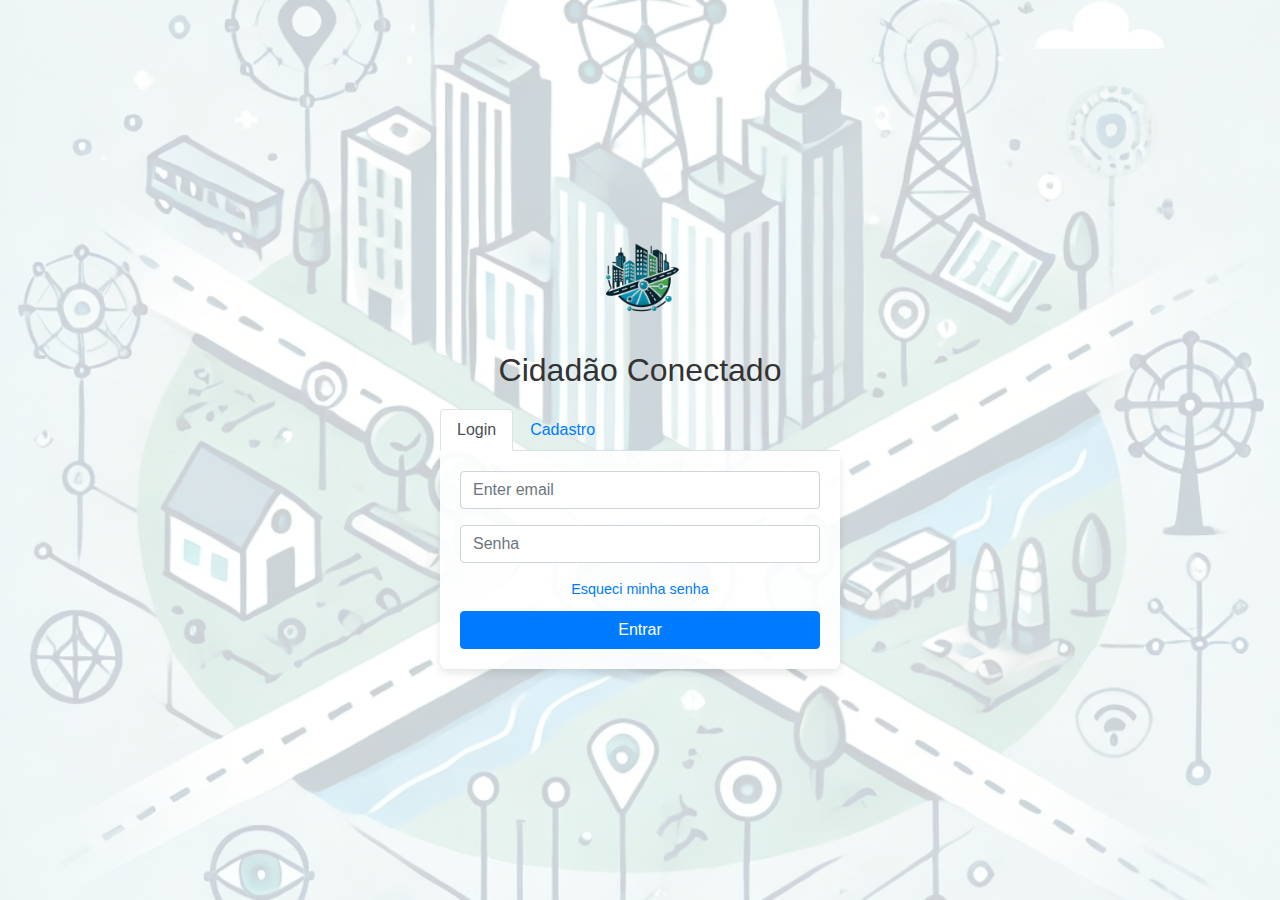
<file: segundapagina.html>
<!DOCTYPE html>
<html lang="pt-BR">
<head>
    <meta charset="UTF-8">
    <meta name="viewport" content="width=device-width, initial-scale=1.0">
    <title>Cidadão Conectado</title>
    <link rel="stylesheet" href="https://stackpath.bootstrapcdn.com/bootstrap/4.5.2/css/bootstrap.min.css">
    <link rel="stylesheet" href="Style.css">
    <link rel="icon" href="imgs/ImagemDois.png">
</head>
<body id="bodymain">
    <div class="container-fluid">
        <div class="background-overlay"></div>
        <div class="content text-center">
            <img src="imgs/ImagemDois.png" alt="Logo Cidadão Conectado" class="logo">
            <h1 class="title">cidadão conectado</h1>
            
            <!-- Menu de Navegação entre Login e Cadastro -->
            <ul class="nav nav-tabs" id="myTab" role="tablist">
                <li class="nav-item">
                    <a class="nav-link active" id="login-tab" data-toggle="tab" href="#login" role="tab" aria-controls="login" aria-selected="true">Login</a>
                </li>
                <li class="nav-item">
                    <a class="nav-link" id="cadastro-tab" data-toggle="tab" href="#cadastro" role="tab" aria-controls="cadastro" aria-selected="false">Cadastro</a>
                </li>
            </ul>

            <!-- Conteúdo das Abas -->
            <div class="tab-content">
                <!-- Aba de Login -->
                <div class="tab-pane fade show active" id="login" role="tabpanel" aria-labelledby="login-tab">
                    <form class="form-login">
                        <div class="form-group">
                            <input type="email" class="form-control" placeholder="Enter email" required>
                        </div>
                        <div class="form-group">
                            <input type="password" class="form-control" placeholder="Senha" required>
                        </div>
                        <a href="esqueciminhasenha.html" class="forgot-password">Esqueci minha senha</a>
                        <div class="button-group">
                            <button type="submit" class="btn btn-primary">Entrar</button>
                        </div>
                    </form>
                </div>

                <!-- Aba de Cadastro -->
                <div class="tab-pane fade" id="cadastro" role="tabpanel" aria-labelledby="cadastro-tab">
                    <form class="form-cadastro">
                        <div class="form-group">
                            <input type="email" class="form-control" placeholder="Email" required>
                        </div>
                        <div class="form-group">
                            <input type="celular" class="form-control" placeholder="Celular" required>
                        </div>
                        <div class="form-group">
                            <input type="CPF" class="form-control" placeholder="CPF" required>
                        </div>
                        <div class="form-group">
                            <input type="password" class="form-control" placeholder="Senha" required>
                        </div>
                        <div class="form-group">
                            <input type="text" class="form-control" placeholder="Endereço" required>
                        </div>
                        <div class="form-group">
                            <input type="text" class="form-control" placeholder="Bairro" required>
                        </div>
                        <div class="form-group">
                            <input type="text" class="form-control" placeholder="Cidade" required>
                        </div>
                        <div class="form-group">
                            <input type="text" class="form-control" placeholder="CEP" required>
                        </div>
                        <div class="form-group">
                            <input type="text" class="form-control" placeholder="Nº" required>
                        </div>
                        <div class="form-check">
                            <input type="checkbox" class="form-check-input" id="terms">
                            <label class="form-check-label" for="terms">Estou ciente dos termos de uso, políticas e avisos de privacidade</label>
                        </div>
                        <button type="submit" class="btn btn-primary mt-3">Criar conta</button>
                    </form>
                </div>
            </div>
        </div>
    </div>

    <!-- Bootstrap JS e jQuery -->
    <script src="https://code.jquery.com/jquery-3.5.1.slim.min.js"></script>
    <script src="https://cdn.jsdelivr.net/npm/@popperjs/core@2.9.2/dist/umd/popper.min.js"></script>
    <script src="https://stackpath.bootstrapcdn.com/bootstrap/4.5.2/js/bootstrap.min.js"></script>
</body>
</html>
</file>
<file: Style.css>
/* Fundo e layout */
body, html {
    height: 100%;
    margin: 0;
    font-family: Arial, sans-serif;
}

.container-fluid {
    display: flex;
    justify-content: center;
    align-items: center;
    height: 100vh;
    background-image: url('imgs/ImagemDois.jpeg'); 
    background-size: cover;
    background-position: center;
    position: relative;
}

.background-overlay {
    position: absolute;
    top: 0;
    left: 0;
    right: 0;
    bottom: 0;
    background: rgba(255, 255, 255, 0.8); /* Camada de transparência */
    z-index: 1;
}

.content {
    z-index: 2;
    width: 100%;
    max-width: 400px;
}

.logo {
    width: 100px;
    margin-bottom: 20px;
}

.title {
    font-size: 2em;
    color: #333;
    margin-bottom: 20px;
    text-transform: capitalize;
}

.form-login {
    background: rgba(255, 255, 255, 0.9);
    padding: 20px;
    border-radius: 8px;
    box-shadow: 0 4px 8px rgba(0, 0, 0, 0.1);
}

.form-control {
    margin-bottom: 10px;
    border-radius: 4px;
}

.forgot-password {
    display: block;
    font-size: 0.9em;
    color: #007bff;
    text-decoration: none;
    margin-bottom: 10px;
}

.button-group {
    display: flex;
    justify-content: center;

}

.btn-primary {
    width: 48%;
}

.btn-outline-primary {
    width: 48%;
}

/*Segunda pagina*/

#bodymain{
    font-family: Arial, sans-serif;
    background-color:#f0f2f5;
}



.form-inline input[type="search"] {
    width: 300px;
}

h3 {
    font-weight: bold;
    margin-bottom: 20px;
}

.container {
    margin-top: 20px;
}

button[type="submit"] {
    width: 100%;
}

.col-md-8 img {
    border-radius: 5px;
}
</file>
